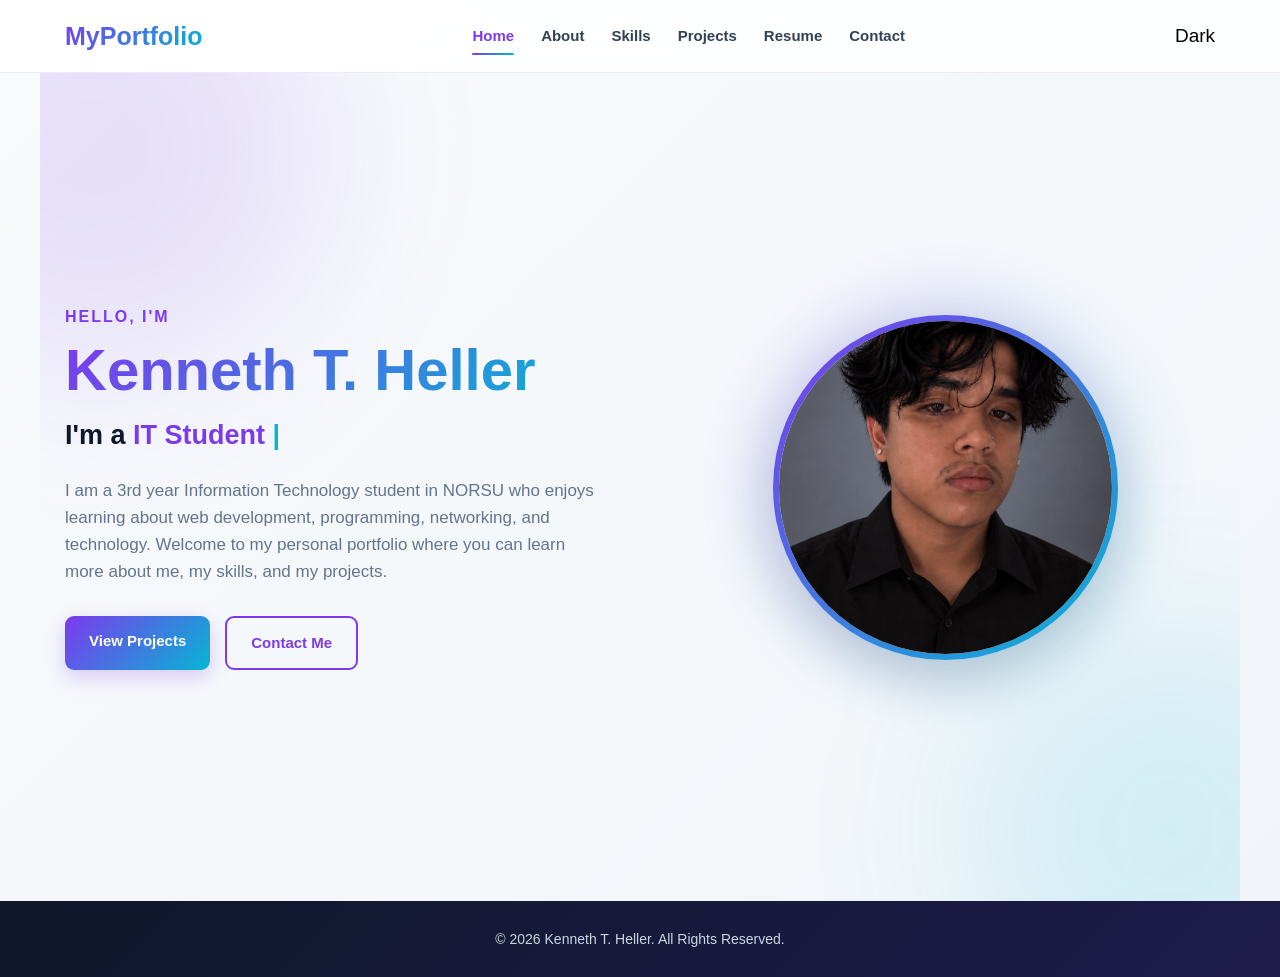
<file: index.html>
<!DOCTYPE html>
<html lang="en">

<head>
    <meta charset="UTF-8">
    <meta name="viewport" content="width=device-width, initial-scale=1.0">

    <title>My Portfolio | Home</title>

    <link rel="stylesheet" href="css/style.css">
</head>

<body>

    <header>
        <nav class="navbar">

            <a href="index.html" class="logo">MyPortfolio</a>

            <button class="menu-btn" id="menu-btn">☰</button>

            <div class="nav-links" id="nav-links">
                <a href="index.html">Home</a>
                <a href="about.html">About</a>
                <a href="skills.html">Skills</a>
                <a href="projects.html">Projects</a>
                <a href="resume.html">Resume</a>
                <a href="contact.html">Contact</a>
            </div>

            <button class="theme-btn" id="theme-btn">Dark</button>

        </nav>
    </header>


    <main>

        <section class="hero">

            <div class="hero-text">

                <p class="intro-text">Hello, I'm</p>

                <h1>Kenneth T. Heller</h1>

             <h2>
                I'm a <span id="typing-text"></span>
                <span class="typing-cursor">|</span>
            </h2>

                <p class="hero-description">
                    I am a 3rd year Information Technology student in NORSU who enjoys
                    learning about web development, programming, networking,
                    and technology. Welcome to my personal portfolio where
                    you can learn more about me, my skills, and my projects.
                </p>

                <div class="hero-buttons">

                    <a href="projects.html" class="btn">
                        View Projects
                    </a>

                    <a href="contact.html" class="btn btn-outline">
                        Contact Me
                    </a>

                </div>

            </div>


            <div class="hero-image">

                <img src="images/profile.png"
                     alt="My Profile Picture">
                   
            </div>

        </section>

    </main>
    
    <footer>

        <p>
            &copy; 2026 Kenneth T. Heller. All Rights Reserved.
        </p>

    </footer>

    <button id="scroll-top">↑</button>

    <script src="js/script.js"></script>

</body>

</html>
</file>
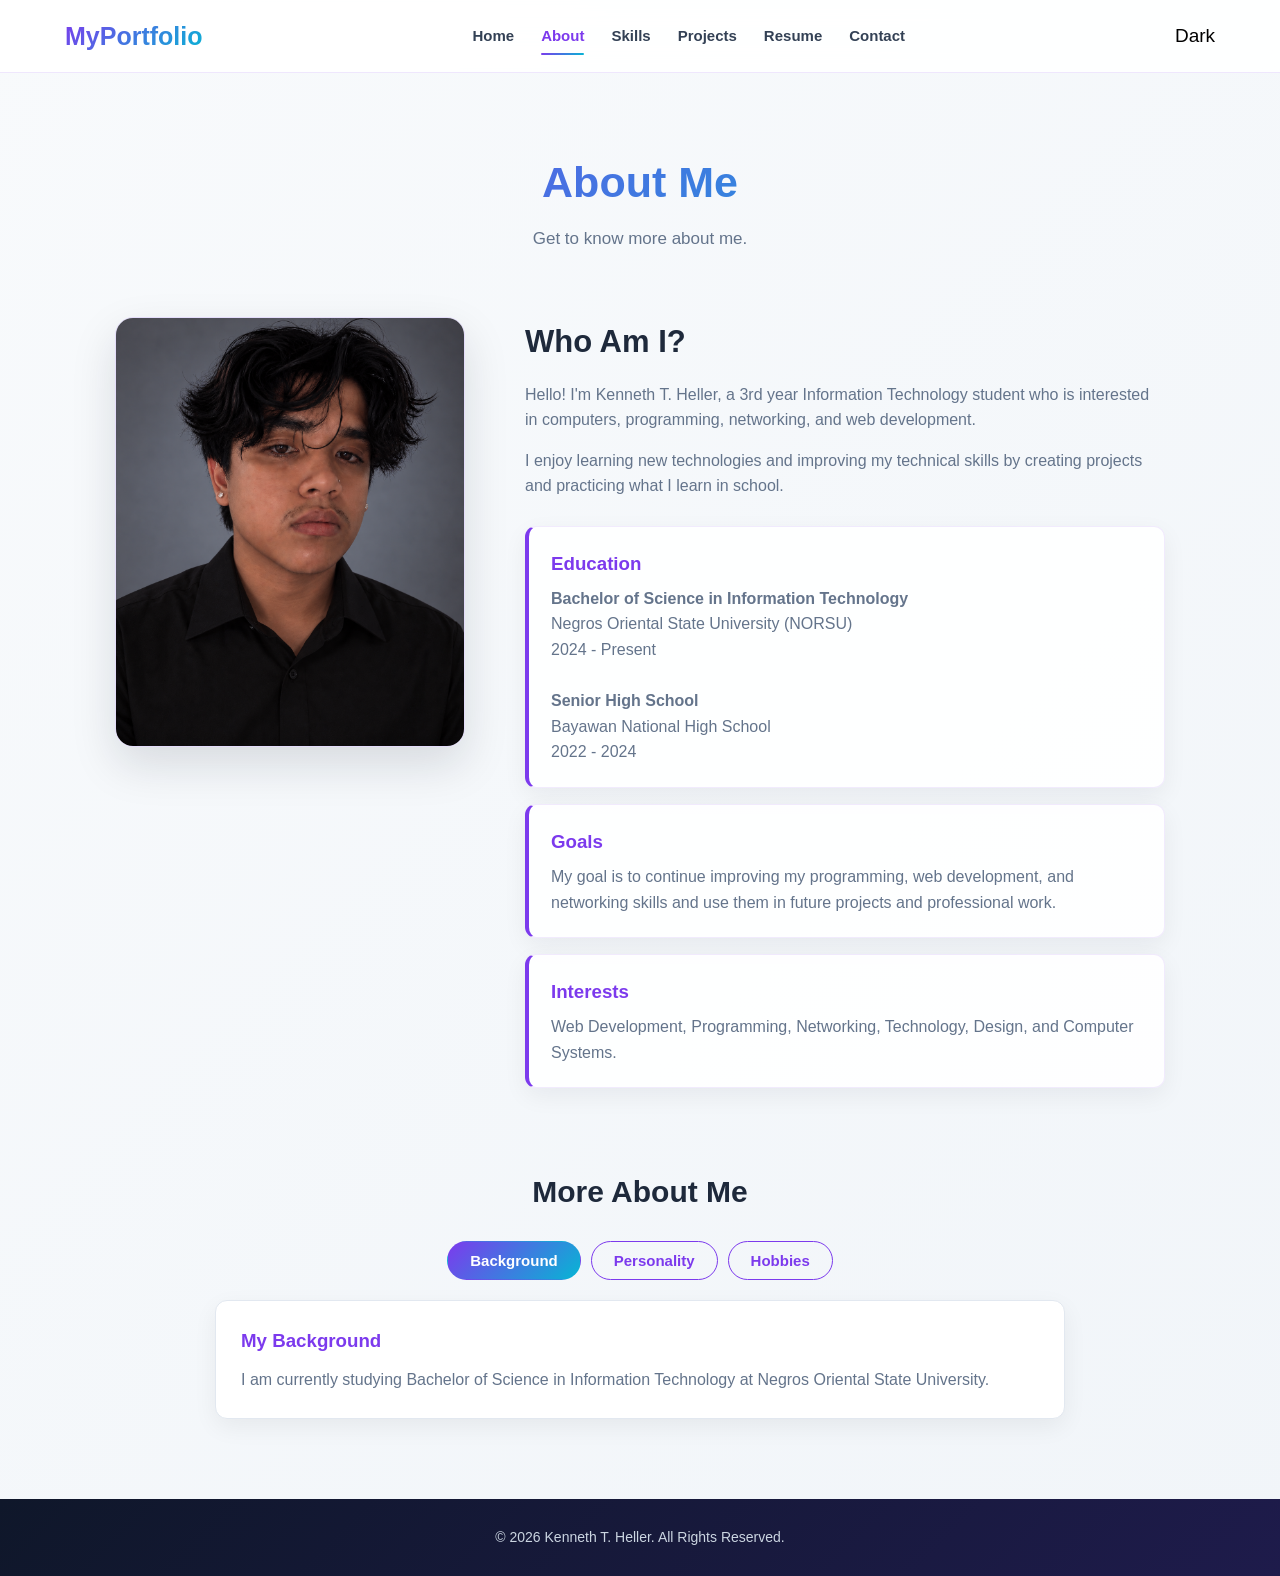
<file: about.html>
<!DOCTYPE html>
<html lang="en">

<head>
    <meta charset="UTF-8">
    <meta name="viewport" content="width=device-width, initial-scale=1.0">

    <title>My Portfolio | About</title>

    <link rel="stylesheet" href="css/style.css">
</head>

<body>

    <header>
        <nav class="navbar">

            <a href="index.html" class="logo">MyPortfolio</a>

            <button class="menu-btn" id="menu-btn">☰</button>

            <div class="nav-links" id="nav-links">
                <a href="index.html">Home</a>
                <a href="about.html">About</a>
                <a href="skills.html">Skills</a>
                <a href="projects.html">Projects</a>
                <a href="resume.html">Resume</a>
                <a href="contact.html">Contact</a>
            </div>

            <button class="theme-btn" id="theme-btn">Dark</button>

        </nav>
    </header>


    <main>

        <section class="page-header">

            <h1>About Me</h1>

            <p>
                Get to know more about me.
            </p>

        </section>

        <section class="about-section">

            <div class="about-image">

                <img src="images/profile.png"
                     alt="My Profile Picture">

            </div>


            <div class="about-content">

                <h2>Who Am I?</h2>

                <p>
                    Hello! I'm Kenneth T. Heller, a 3rd year Information Technology
                    student who is interested in computers, programming,
                    networking, and web development.
                </p>

                <p>
                    I enjoy learning new technologies and improving my
                    technical skills by creating projects and practicing
                    what I learn in school.
                </p>


                <div class="about-details">

                    <div class="about-card">

                        <h3>Education</h3>

                        <p>
                            <strong>
                                Bachelor of Science in Information Technology
                            </strong>
                            <br>

                            Negros Oriental State University (NORSU)
                            <br>

                            2024 - Present
                        </p>

                        <br>

                        <p>
                            <strong>
                                Senior High School
                            </strong>
                            <br>

                            Bayawan National High School
                            <br>

                            2022 - 2024
                        </p>

                    </div>

                    <div class="about-card">

                        <h3>Goals</h3>

                        <p>
                            My goal is to continue improving my programming,
                            web development, and networking skills and use
                            them in future projects and professional work.
                        </p>

                    </div>

                    <div class="about-card">

                        <h3>Interests</h3>

                        <p>
                            Web Development, Programming, Networking,
                            Technology, Design, and Computer Systems.
                        </p>

                    </div>

                </div>

            </div>

        </section>


        <section class="tabs-section">

            <h2>More About Me</h2>


            <div class="tab-buttons">

                <button class="tab-btn active"
                        data-tab="background">
                    Background
                </button>

                <button class="tab-btn"
                        data-tab="personality">
                    Personality
                </button>

                <button class="tab-btn"
                        data-tab="hobbies">
                    Hobbies
                </button>

            </div>


            <div class="tab-content active"
                 id="background">

                <h3>My Background</h3>

                <p>
                    I am currently studying Bachelor of Science
                    in Information Technology at Negros Oriental
                    State University.
                </p>

            </div>


            <div class="tab-content"
                 id="personality">

                <h3>My Personality</h3>

                <p>
                    I am a quiet and laid-back person. I usually
                    prefer observing and listening, but I become
                    more comfortable and talkative around people
                    I know well.
                </p>

            </div>


            <div class="tab-content"
                 id="hobbies">

                <h3>My Hobbies</h3>

                <p>
                    I enjoy playing games, watching movies,
                    listening to music, and spending time
                    doing things that help me relax.
                </p>

            </div>

        </section>

    </main>

    <footer>

        <p>
            &copy; 2026 Kenneth T. Heller. All Rights Reserved.
        </p>

    </footer>



    <button id="scroll-top">↑</button>


    <script src="js/script.js"></script>

</body>

</html>
</file>
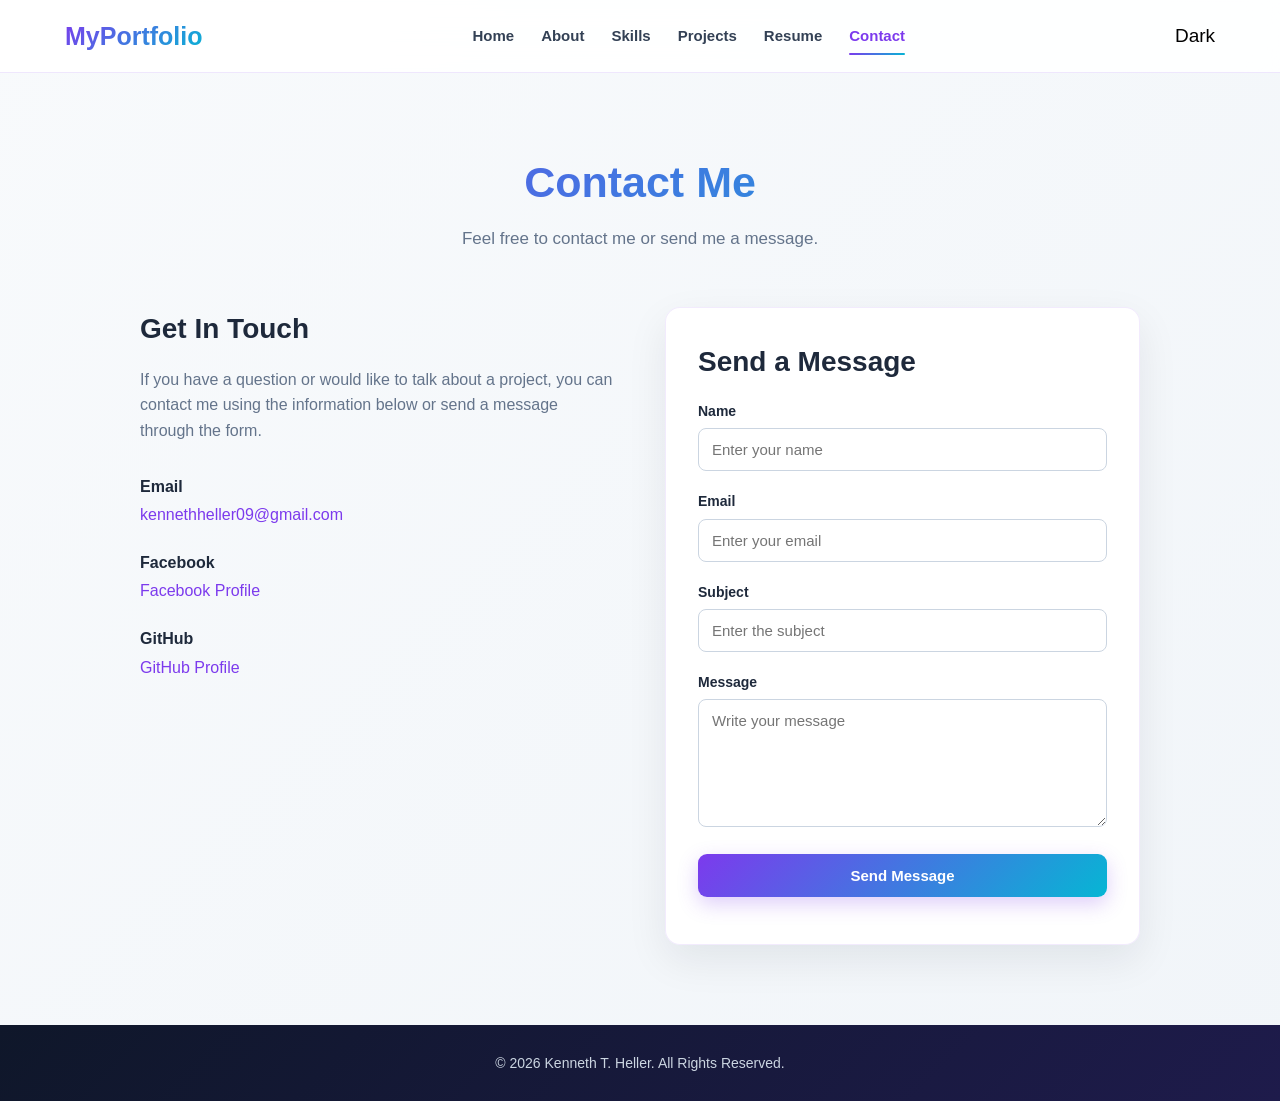
<file: contact.html>
<!DOCTYPE html>
<html lang="en">

<head>
    <meta charset="UTF-8">
    <meta name="viewport" content="width=device-width, initial-scale=1.0">

    <title>My Portfolio | Contact</title>

    <link rel="stylesheet" href="css/style.css">
</head>

<body>

    <header>
        <nav class="navbar">

            <a href="index.html" class="logo">MyPortfolio</a>

            <button class="menu-btn" id="menu-btn">☰</button>

            <div class="nav-links" id="nav-links">
                <a href="index.html">Home</a>
                <a href="about.html">About</a>
                <a href="skills.html">Skills</a>
                <a href="projects.html">Projects</a>
                <a href="resume.html">Resume</a>
                <a href="contact.html">Contact</a>
            </div>

            <button class="theme-btn" id="theme-btn">Dark</button>

        </nav>
    </header>


    <main>

        <section class="page-header">

            <h1>Contact Me</h1>

            <p>
                Feel free to contact me or send me a message.
            </p>

        </section>


        <section class="contact-section">

            <div class="contact-info">

                <h2>Get In Touch</h2>

                <p>
                    If you have a question or would like to talk about
                    a project, you can contact me using the information
                    below or send a message through the form.
                </p>


                <div class="contact-item">

                    <h3>Email</h3>

                    <a href="https://mail.google.com/mail/?view=cm&fs=1&to=kennethheller09@gmail.com"
                    target="_blank">
                        kennethheller09@gmail.com
                    </a>

                </div>


                <div class="contact-item">

                    <h3>Facebook</h3>

                    <a href="https://www.facebook.com/share/1LRX8B4K1k/?mibextid=wwXIfr"
                       target="_blank">
                        Facebook Profile
                    </a>

                </div>


                <div class="contact-item">

                    <h3>GitHub</h3>

                    <a href="https://github.com/CrazymeK"
                       target="_blank">
                        GitHub Profile
                    </a>

                </div>

            </div>

            <div class="contact-form-container">

                <h2>Send a Message</h2>

                <form id="contact-form" novalidate>

                    <!-- Name -->
                    <div class="form-group">

                        <label for="name">
                            Name
                        </label>

                        <input
                            type="text"
                            id="name"
                            name="name"
                            placeholder="Enter your name">

                        <small
                            class="error-message"
                            id="name-error">
                        </small>

                    </div>

                    <div class="form-group">

                        <label for="email">
                            Email
                        </label>

                        <input
                            type="email"
                            id="email"
                            name="email"
                            placeholder="Enter your email">

                        <small
                            class="error-message"
                            id="email-error">
                        </small>

                    </div>

                    <div class="form-group">

                        <label for="subject">
                            Subject
                        </label>

                        <input
                            type="text"
                            id="subject"
                            name="subject"
                            placeholder="Enter the subject">

                        <small
                            class="error-message"
                            id="subject-error">
                        </small>

                    </div>

                    <div class="form-group">

                        <label for="message">
                            Message
                        </label>

                        <textarea
                            id="message"
                            name="message"
                            rows="6"
                            placeholder="Write your message"></textarea>

                        <small
                            class="error-message"
                            id="message-error">
                        </small>

                    </div>


                    <button
                        type="submit"
                        class="btn submit-btn">

                        Send Message

                    </button>


                    <p id="form-success"></p>

                </form>

            </div>

        </section>

    </main>

    <footer>

        <p>
            &copy; 2026 Kenneth T. Heller. All Rights Reserved.
        </p>

    </footer>

    <button id="scroll-top">↑</button>


    <script src="js/script.js"></script>

</body>

</html>
</file>
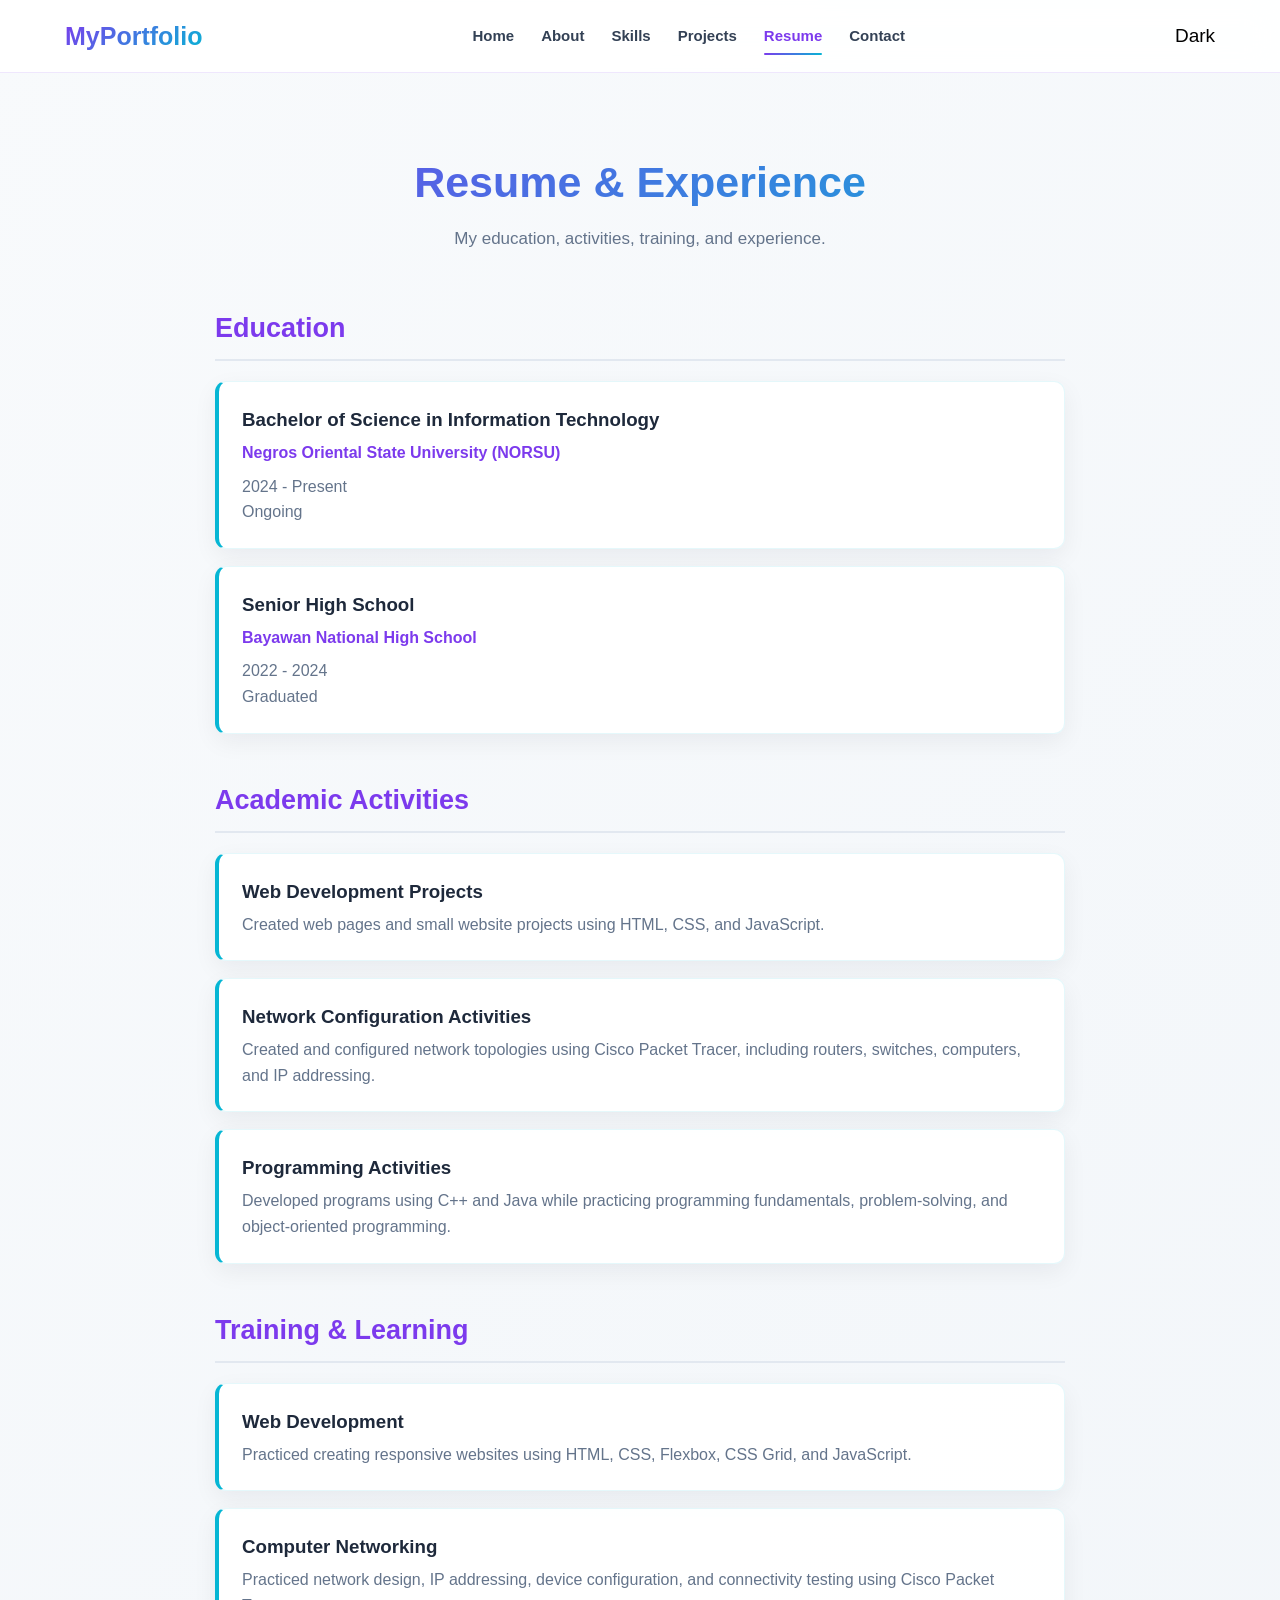
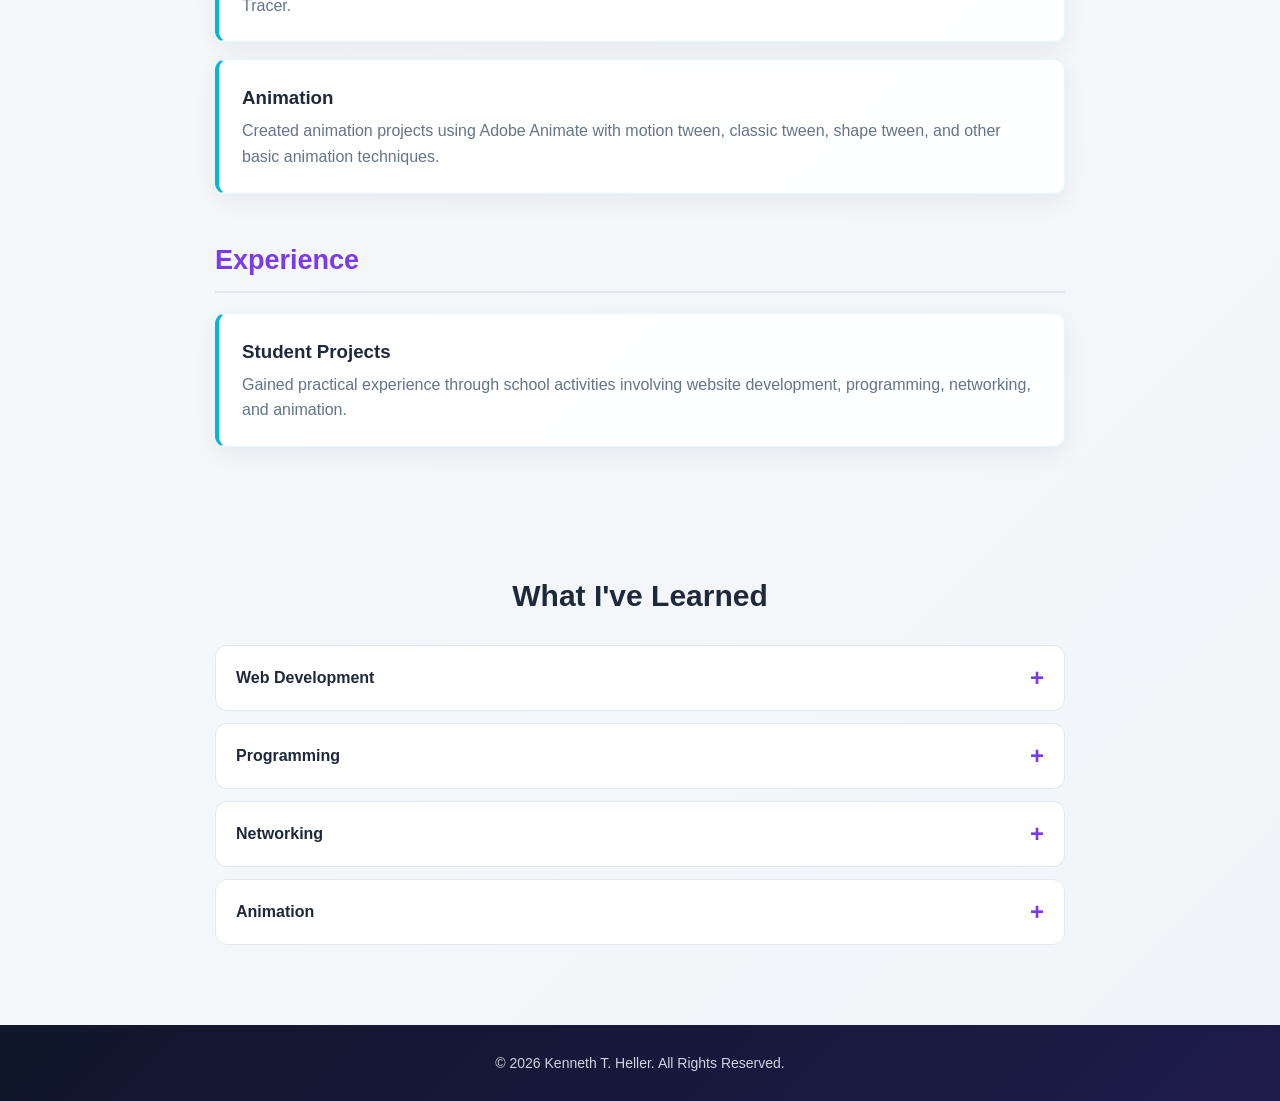
<file: resume.html>
<!DOCTYPE html>
<html lang="en">

<head>
    <meta charset="UTF-8">
    <meta name="viewport" content="width=device-width, initial-scale=1.0">

    <title>My Portfolio | Resume</title>

    <link rel="stylesheet" href="css/style.css">
</head>

<body>

    <header>
        <nav class="navbar">

            <a href="index.html" class="logo">MyPortfolio</a>

            <button class="menu-btn" id="menu-btn">☰</button>

            <div class="nav-links" id="nav-links">
                <a href="index.html">Home</a>
                <a href="about.html">About</a>
                <a href="skills.html">Skills</a>
                <a href="projects.html">Projects</a>
                <a href="resume.html">Resume</a>
                <a href="contact.html">Contact</a>
            </div>

            <button class="theme-btn" id="theme-btn">Dark</button>

        </nav>
    </header>


    <main>

        <section class="page-header">

            <h1>Resume & Experience</h1>

            <p>
                My education, activities, training, and experience.
            </p>

        </section>


        <section class="resume-section">

<div class="resume-category">

    <h2>Education</h2>

    <div class="resume-card">

        <h3>
            Bachelor of Science in Information Technology
        </h3>

        <p class="resume-place">
            Negros Oriental State University (NORSU)
        </p>

        <p>
            2024 - Present
        </p>

        <p>
            Ongoing
        </p>

    </div>

    <div class="resume-card">

        <h3>
            Senior High School
        </h3>

        <p class="resume-place">
            Bayawan National High School
        </p>

        <p>
            2022 - 2024
        </p>

        <p>
            Graduated
        </p>

    </div>

</div>

            <div class="resume-category">

                <h2>Academic Activities</h2>

                <div class="resume-card">

                    <h3>Web Development Projects</h3>

                    <p>
                        Created web pages and small website projects using
                        HTML, CSS, and JavaScript.
                    </p>

                </div>


                <div class="resume-card">

                    <h3>Network Configuration Activities</h3>

                    <p>
                        Created and configured network topologies using
                        Cisco Packet Tracer, including routers, switches,
                        computers, and IP addressing.
                    </p>

                </div>


                <div class="resume-card">

                    <h3>Programming Activities</h3>

                    <p>
                        Developed programs using C++ and Java while
                        practicing programming fundamentals,
                        problem-solving, and object-oriented programming.
                    </p>

                </div>

            </div>

            <div class="resume-category">

                <h2>Training & Learning</h2>

                <div class="resume-card">

                    <h3>Web Development</h3>

                    <p>
                        Practiced creating responsive websites using
                        HTML, CSS, Flexbox, CSS Grid, and JavaScript.
                    </p>

                </div>


                <div class="resume-card">

                    <h3>Computer Networking</h3>

                    <p>
                        Practiced network design, IP addressing,
                        device configuration, and connectivity testing
                        using Cisco Packet Tracer.
                    </p>

                </div>


                <div class="resume-card">

                    <h3>Animation</h3>

                    <p>
                        Created animation projects using Adobe Animate
                        with motion tween, classic tween, shape tween,
                        and other basic animation techniques.
                    </p>

                </div>

            </div>

            <div class="resume-category">

                <h2>Experience</h2>

                <div class="resume-card">

                    <h3>Student Projects</h3>

                    <p>
                        Gained practical experience through school
                        activities involving website development,
                        programming, networking, and animation.
                    </p>

                </div>

            </div>

        </section>

<section class="accordion-section">

    <h2>What I've Learned</h2>

    <div class="accordion-item">

        <button class="accordion-button">
            Web Development
            <span>+</span>
        </button>

        <div class="accordion-content">
            <p>
                I learned how to create and design websites
                using HTML, CSS, and JavaScript.
            </p>
        </div>

    </div>

    <div class="accordion-item">

        <button class="accordion-button">
            Programming
            <span>+</span>
        </button>

        <div class="accordion-content">
            <p>
                I learned programming fundamentals and
                object-oriented programming using C++ and Java.
            </p>
        </div>

    </div>

    <div class="accordion-item">

        <button class="accordion-button">
            Networking
            <span>+</span>
        </button>

        <div class="accordion-content">
            <p>
                I learned about IP addressing, routers,
                switches, network topologies, and basic
                network configuration.
            </p>
        </div>

    </div>

    <div class="accordion-item">

        <button class="accordion-button">
            Animation
            <span>+</span>
        </button>

        <div class="accordion-content">
            <p>
                I learned basic animation techniques using
                Adobe Animate, including motion, classic,
                and shape tweens.
            </p>
        </div>

    </div>

</section>

    </main>


    <footer>

        <p>
            &copy; 2026 Kenneth T. Heller. All Rights Reserved.
        </p>

    </footer>


    <button id="scroll-top">↑</button>

    <script src="js/script.js"></script>

</body>

</html>
</file>
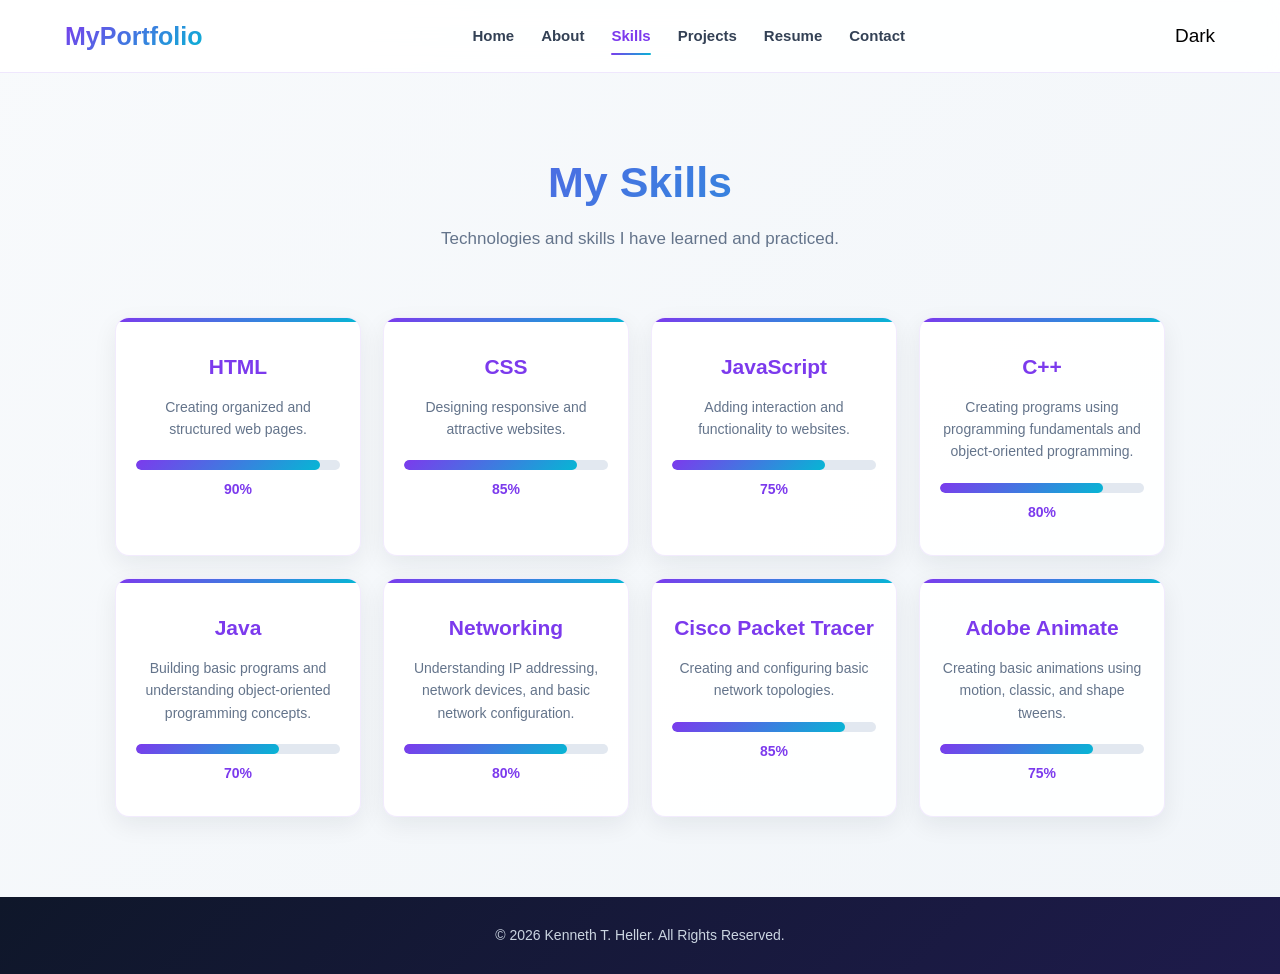
<file: skills.html>
<!DOCTYPE html>
<html lang="en">

<head>
    <meta charset="UTF-8">
    <meta name="viewport" content="width=device-width, initial-scale=1.0">

    <title>My Portfolio | Skills</title>

    <link rel="stylesheet" href="css/style.css">
</head>

<body>

    <header>
        <nav class="navbar">

            <a href="index.html" class="logo">MyPortfolio</a>

            <button class="menu-btn" id="menu-btn">☰</button>

            <div class="nav-links" id="nav-links">
                <a href="index.html">Home</a>
                <a href="about.html">About</a>
                <a href="skills.html">Skills</a>
                <a href="projects.html">Projects</a>
                <a href="resume.html">Resume</a>
                <a href="contact.html">Contact</a>
            </div>

            <button class="theme-btn" id="theme-btn">Dark</button>

        </nav>
    </header>


    <main>

    
        <section class="page-header">

            <h1>My Skills</h1>

            <p>
                Technologies and skills I have learned and practiced.
            </p>

        </section>

<section class="skills-section">

    <div class="skills-grid">

        <div class="skill-card">
            <h2>HTML</h2>

            <p>
                Creating organized and structured web pages.
            </p>

            <div class="skill-progress">
                <div class="skill-bar" data-level="90"></div>
            </div>

            <span class="skill-percent">90%</span>
        </div>

        <div class="skill-card">
            <h2>CSS</h2>

            <p>
                Designing responsive and attractive websites.
            </p>

            <div class="skill-progress">
                <div class="skill-bar" data-level="85"></div>
            </div>

            <span class="skill-percent">85%</span>
        </div>

        <div class="skill-card">
            <h2>JavaScript</h2>

            <p>
                Adding interaction and functionality to websites.
            </p>

            <div class="skill-progress">
                <div class="skill-bar" data-level="75"></div>
            </div>

            <span class="skill-percent">75%</span>
        </div>

        <div class="skill-card">
            <h2>C++</h2>

            <p>
                Creating programs using programming fundamentals
                and object-oriented programming.
            </p>

            <div class="skill-progress">
                <div class="skill-bar" data-level="80"></div>
            </div>

            <span class="skill-percent">80%</span>
        </div>

        <div class="skill-card">
            <h2>Java</h2>

            <p>
                Building basic programs and understanding
                object-oriented programming concepts.
            </p>

            <div class="skill-progress">
                <div class="skill-bar" data-level="70"></div>
            </div>

            <span class="skill-percent">70%</span>
        </div>

        <div class="skill-card">
            <h2>Networking</h2>

            <p>
                Understanding IP addressing, network devices,
                and basic network configuration.
            </p>

            <div class="skill-progress">
                <div class="skill-bar" data-level="80"></div>
            </div>

            <span class="skill-percent">80%</span>
        </div>

        <div class="skill-card">
            <h2>Cisco Packet Tracer</h2>

            <p>
                Creating and configuring basic network topologies.
            </p>

            <div class="skill-progress">
                <div class="skill-bar" data-level="85"></div>
            </div>

            <span class="skill-percent">85%</span>
        </div>

        <div class="skill-card">
            <h2>Adobe Animate</h2>

            <p>
                Creating basic animations using motion,
                classic, and shape tweens.
            </p>

            <div class="skill-progress">
                <div class="skill-bar" data-level="75"></div>
            </div>

            <span class="skill-percent">75%</span>
        </div>

    </div>

</section>

    </main>

    <footer>

        <p>
            &copy; 2026 Kenneth T. Heller. All Rights Reserved.
        </p>

    </footer>

    <button id="scroll-top">↑</button>

    <script src="js/script.js"></script>

</body>

</html>
</file>
<file: css/style.css>
:root {
    --primary: #7c3aed;
    --primary-dark: #6d28d9;
    --secondary: #06b6d4;

    --dark: #0f172a;
    --dark-light: #1e293b;

    --background: #f8fafc;
    --card: #ffffff;

    --text: #1e293b;
    --text-light: #64748b;

    --border: #e2e8f0;

    --gradient: linear-gradient(
        135deg,
        #7c3aed,
        #06b6d4
    );
}

* {
    margin: 0;
    padding: 0;
    box-sizing: border-box;
}

html {
    scroll-behavior: smooth;
}

body {
    font-family: Arial, Helvetica, sans-serif;

    background:
        linear-gradient(
            135deg,
            #f8fafc 0%,
            #f1f5f9 100%
        );

    color: var(--text);

    line-height: 1.6;

    transition:
        background 0.3s,
        color 0.3s;
}

main {
    min-height: 80vh;
}

img {
    max-width: 100%;
}

button,
input,
textarea {
    font-family: inherit;
}

header {
    position: sticky;
    top: 0;

    z-index: 1000;

    background:
        rgba(255, 255, 255, 0.90);

    backdrop-filter: blur(15px);
    -webkit-backdrop-filter: blur(15px);

    border-bottom:
        1px solid rgba(124, 58, 237, 0.12);
}

.navbar {
    max-width: 1200px;

    min-height: 72px;

    margin: auto;

    padding: 0 25px;

    display: flex;

    align-items: center;
    justify-content: space-between;

    gap: 20px;
}

.logo {
    font-size: 25px;
    font-weight: 800;

    text-decoration: none;

    background: var(--gradient);

    -webkit-background-clip: text;
    background-clip: text;

    color: transparent;
}

.nav-links {
    display: flex;

    align-items: center;

    gap: 27px;
}

.nav-links a {
    position: relative;

    color: #334155;

    font-size: 15px;
    font-weight: 600;

    text-decoration: none;

    transition: color 0.3s;
}

.nav-links a::after {
    content: "";

    position: absolute;

    left: 0;
    bottom: -7px;

    width: 0;
    height: 2px;

    border-radius: 10px;

    background: var(--gradient);

    transition: width 0.3s;
}

.nav-links a:hover,
.nav-links a.active {
    color: var(--primary);
}

.nav-links a:hover::after,
.nav-links a.active::after {
    width: 100%;
}

.menu-btn,
.theme-btn {
    border: none;

    background: transparent;

    cursor: pointer;
}

.menu-btn {
    display: none;

    color: var(--text);

    font-size: 27px;
}

.theme-btn {
    width: 40px;
    height: 40px;

    border-radius: 50%;

    font-size: 19px;

    transition:
        background 0.3s,
        transform 0.3s;
}

.theme-btn:hover {
    background:
        rgba(124, 58, 237, 0.1);

    transform: rotate(15deg);
}

.hero {
    position: relative;

    overflow: hidden;

    max-width: 1200px;

    min-height:
        calc(100vh - 72px);

    margin: auto;

    padding: 80px 25px;

    display: flex;

    align-items: center;
    justify-content: space-between;

    gap: 70px;
}

.hero::before {
    content: "";

    position: absolute;

    top: -150px;
    left: -170px;

    width: 450px;
    height: 450px;

    border-radius: 50%;

    background:
        rgba(124, 58, 237, 0.13);

    filter: blur(80px);

    z-index: -1;
}

.hero::after {
    content: "";

    position: absolute;

    right: -130px;
    bottom: -130px;

    width: 400px;
    height: 400px;

    border-radius: 50%;

    background:
        rgba(6, 182, 212, 0.13);

    filter: blur(80px);

    z-index: -1;
}

.hero-text {
    flex: 1;
}

.intro-text {
    margin-bottom: 8px;

    color: var(--primary);

    font-size: 16px;
    font-weight: 700;

    letter-spacing: 2px;

    text-transform: uppercase;
}

.hero h1 {
    margin-bottom: 12px;

    font-size: 58px;

    line-height: 1.1;

    background: var(--gradient);

    -webkit-background-clip: text;
    background-clip: text;

    color: transparent;
}

.hero h2 {
    margin-bottom: 20px;

    color: var(--dark);

    font-size: 27px;
}

.hero-description {
    max-width: 600px;

    color: var(--text-light);

    font-size: 17px;
}

.hero-buttons {
    display: flex;

    gap: 15px;

    margin-top: 30px;
}

.btn {
    display: inline-block;

    padding: 13px 24px;

    border: none;

    border-radius: 9px;

    background: var(--gradient);

    color: white;

    font-size: 15px;
    font-weight: 700;

    text-decoration: none;

    cursor: pointer;

    box-shadow:
        0 7px 20px
        rgba(124, 58, 237, 0.25);

    transition:
        transform 0.3s,
        box-shadow 0.3s;
}

.btn:hover {
    transform: translateY(-4px);

    box-shadow:
        0 12px 30px
        rgba(124, 58, 237, 0.35);
}

.btn-outline {
    border:
        2px solid var(--primary);

    background: transparent;

    color: var(--primary);

    box-shadow: none;
}

.btn-outline:hover {
    border-color: transparent;

    background: var(--gradient);

    color: white;
}

.hero-image {
    position: relative;

    flex: 1;

    display: flex;

    align-items: center;
    justify-content: center;
}

.hero-image::before {
    content: "";

    position: absolute;

    width: 390px;
    height: 390px;

    border-radius: 50%;

    background: var(--gradient);

    opacity: 0.18;

    filter: blur(30px);
}

.hero-image img {
    position: relative;

    width: 345px;
    height: 345px;

    object-fit: cover;

    border: 6px solid transparent;

    border-radius: 50%;

    background:
        linear-gradient(
            white,
            white
        ) padding-box,

        var(--gradient)
        border-box;

    box-shadow:
        0 20px 50px
        rgba(15, 23, 42, 0.15);

    transition:
        transform 0.4s,
        box-shadow 0.4s;
}

.hero-image img:hover {
    transform:
        scale(1.04)
        rotate(1deg);

    box-shadow:
        0 25px 60px
        rgba(124, 58, 237, 0.25);
}

.page-header {
    padding:
        75px 25px
        45px;

    text-align: center;
}

.page-header h1 {
    margin-bottom: 8px;

    font-size: 43px;

    background: var(--gradient);

    -webkit-background-clip: text;
    background-clip: text;

    color: transparent;
}

.page-header p {
    color: var(--text-light);

    font-size: 17px;
}

.about-section {
    max-width: 1100px;

    margin: auto;

    padding:
        20px 25px
        80px;

    display: grid;

    grid-template-columns:
        350px 1fr;

    gap: 60px;

    align-items: start;
}

.about-image img {
    width: 100%;
    height: 430px;

    object-fit: cover;

    border-radius: 18px;

    border:
        1px solid
        rgba(124, 58, 237, 0.15);

    box-shadow:
        0 18px 45px
        rgba(15, 23, 42, 0.13);
}

.about-content h2 {
    margin-bottom: 15px;

    font-size: 31px;
}

.about-content > p {
    margin-bottom: 15px;

    color: var(--text-light);
}

.about-details {
    display: grid;

    gap: 16px;

    margin-top: 27px;
}

.about-card {
    padding: 22px;

    border:
        1px solid
        rgba(124, 58, 237, 0.1);

    border-left:
        4px solid var(--primary);

    border-radius: 11px;

    background:
        rgba(255, 255, 255, 0.90);

    box-shadow:
        0 8px 25px
        rgba(15, 23, 42, 0.06);

    transition:
        transform 0.3s,
        box-shadow 0.3s;
}

.about-card:hover {
    transform:
        translateY(-5px);

    box-shadow:
        0 15px 35px
        rgba(124, 58, 237, 0.12);
}

.about-card h3 {
    margin-bottom: 7px;

    color: var(--primary);
}

.about-card p {
    color: var(--text-light);
}

.skills-section {
    max-width: 1100px;

    margin: auto;

    padding:
        20px 25px
        80px;
}

.skills-grid {
    display: grid;

    grid-template-columns:
        repeat(4, 1fr);

    gap: 22px;
}

.skill-card {
    position: relative;

    overflow: hidden;

    padding: 32px 20px;

    border:
        1px solid
        rgba(124, 58, 237, 0.1);

    border-radius: 14px;

    background:
        rgba(255, 255, 255, 0.92);

    text-align: center;

    box-shadow:
        0 8px 25px
        rgba(15, 23, 42, 0.07);

    transition:
        transform 0.3s,
        box-shadow 0.3s;
}

.skill-card::before {
    content: "";

    position: absolute;

    top: 0;
    left: 0;

    width: 100%;
    height: 4px;

    background: var(--gradient);
}

.skill-card:hover {
    transform:
        translateY(-8px);

    box-shadow:
        0 18px 40px
        rgba(124, 58, 237, 0.14);
}

.skill-card h2 {
    margin-bottom: 12px;

    color: var(--primary);

    font-size: 21px;
}

.skill-card p {
    color: var(--text-light);

    font-size: 14px;
}


.project-section {
    max-width: 1150px;

    margin: auto;

    padding:
        10px 25px
        80px;
}

.filter-buttons {
    display: flex;

    justify-content: center;
    flex-wrap: wrap;

    gap: 10px;

    margin-bottom: 38px;
}

.filter-btn {
    padding:
        9px 18px;

    border:
        1px solid
        rgba(124, 58, 237, 0.5);

    border-radius: 25px;

    background: transparent;

    color: var(--primary);

    font-size: 14px;
    font-weight: 700;

    cursor: pointer;

    transition:
        transform 0.3s,
        background 0.3s,
        color 0.3s;
}

.filter-btn:hover {
    transform:
        translateY(-2px);
}

.filter-btn:hover,
.filter-btn.active {
    border-color: transparent;

    background: var(--gradient);

    color: white;
}

.projects-grid {
    display: grid;

    grid-template-columns:
        repeat(2, 1fr);

    gap: 30px;
}

.project-card {
    overflow: hidden;

    border:
        1px solid
        rgba(124, 58, 237, 0.1);

    border-radius: 15px;

    background:
        rgba(255, 255, 255, 0.95);

    box-shadow:
        0 10px 30px
        rgba(15, 23, 42, 0.08);

    transition:
        transform 0.3s,
        box-shadow 0.3s;
}

.project-card:hover {
    transform:
        translateY(-7px);

    box-shadow:
        0 20px 45px
        rgba(124, 58, 237, 0.14);
}

.project-card img {
    display: block;

    width: 100%;
    height: 235px;

    object-fit: cover;

    transition:
        transform 0.5s;
}

.project-card:hover img {
    transform:
        scale(1.06);
}

.project-content {
    padding: 25px;
}

.project-content h2 {
    margin-bottom: 10px;

    font-size: 22px;
}

.project-content p {
    margin-bottom: 18px;

    color: var(--text-light);
}

.project-tech {
    display: flex;

    flex-wrap: wrap;

    gap: 8px;
}

.project-tech span {
    padding:
        5px 10px;

    border:
        1px solid
        rgba(124, 58, 237, 0.13);

    border-radius: 6px;

    background:
        rgba(124, 58, 237, 0.08);

    color: var(--primary);

    font-size: 12px;
    font-weight: 700;
}

.project-card.hide {
    display: none;
}

.resume-section {
    max-width: 900px;

    margin: auto;

    padding:
        10px 25px
        80px;
}

.resume-category {
    margin-bottom: 45px;
}

.resume-category > h2 {
    margin-bottom: 20px;

    padding-bottom: 9px;

    border-bottom:
        2px solid
        var(--border);

    color: var(--primary);

    font-size: 27px;
}

.resume-card {
    margin-bottom: 17px;

    padding: 23px;

    border:
        1px solid
        rgba(6, 182, 212, 0.1);

    border-left:
        4px solid
        var(--secondary);

    border-radius: 11px;

    background:
        rgba(255, 255, 255, 0.92);

    box-shadow:
        0 8px 25px
        rgba(15, 23, 42, 0.06);

    transition:
        transform 0.3s,
        box-shadow 0.3s;
}

.resume-card:hover {
    transform:
        translateX(5px);

    box-shadow:
        0 12px 35px
        rgba(6, 182, 212, 0.1);
}

.resume-card h3 {
    margin-bottom: 5px;
}

.resume-card p {
    color: var(--text-light);
}

.resume-place {
    margin-bottom: 8px;

    color:
        var(--primary) !important;

    font-weight: 700;
}

.contact-section {
    max-width: 1050px;

    margin: auto;

    padding:
        10px 25px
        80px;

    display: grid;

    grid-template-columns:
        1fr 1fr;

    gap: 50px;
}

.contact-info h2,
.contact-form-container h2 {
    margin-bottom: 15px;

    font-size: 28px;
}

.contact-info > p {
    margin-bottom: 30px;

    color: var(--text-light);
}

.contact-item {
    margin-bottom: 22px;
}

.contact-item h3 {
    margin-bottom: 3px;

    font-size: 16px;
}

.contact-item a {
    color: var(--primary);

    text-decoration: none;
}

.contact-item a:hover {
    text-decoration: underline;
}

.contact-form-container {
    padding: 32px;

    border:
        1px solid
        rgba(124, 58, 237, 0.1);

    border-radius: 15px;

    background:
        rgba(255, 255, 255, 0.95);

    box-shadow:
        0 15px 40px
        rgba(15, 23, 42, 0.08);
}

.form-group {
    margin-bottom: 19px;
}

.form-group label {
    display: block;

    margin-bottom: 6px;

    font-size: 14px;
    font-weight: 700;
}

.form-group input,
.form-group textarea {
    width: 100%;

    padding: 12px 13px;

    border:
        1px solid #cbd5e1;

    border-radius: 8px;

    outline: none;

    background: white;

    color: var(--text);

    font-size: 15px;

    transition:
        border-color 0.3s,
        box-shadow 0.3s;
}

.form-group input:focus,
.form-group textarea:focus {
    border-color:
        var(--primary);

    box-shadow:
        0 0 0 3px
        rgba(124, 58, 237, 0.10);
}

textarea {
    resize: vertical;
}

.error-message {
    display: block;

    margin-top: 5px;

    color: #dc2626;

    font-size: 13px;
}

.input-error {
    border-color:
        #dc2626 !important;
}

.submit-btn {
    width: 100%;
}

#form-success {
    margin-top: 15px;

    color: #16a34a;

    font-weight: 700;

    text-align: center;
}

footer {
    padding: 27px 20px;

    background:
        linear-gradient(
            135deg,
            #0f172a,
            #1e1b4b
        );

    color: #cbd5e1;

    font-size: 14px;

    text-align: center;
}

#scroll-top {
    display: none;

    position: fixed;

    right: 25px;
    bottom: 25px;

    width: 46px;
    height: 46px;

    border: none;

    border-radius: 50%;

    background: var(--gradient);

    color: white;

    font-size: 20px;

    cursor: pointer;

    box-shadow:
        0 8px 25px
        rgba(124, 58, 237, 0.35);

    z-index: 999;

    transition:
        transform 0.3s;
}

#scroll-top:hover {
    transform:
        translateY(-5px);
}

body.dark-mode {
    background:
        linear-gradient(
            135deg,
            #090e1a,
            #0f172a
        );

    color: #f1f5f9;
}

body.dark-mode header {
    background:
        rgba(15, 23, 42, 0.92);

    border-color:
        rgba(124, 58, 237, 0.2);
}

body.dark-mode .nav-links a {
    color: #cbd5e1;
}

body.dark-mode .nav-links a:hover,
body.dark-mode .nav-links a.active {
    color: #a78bfa;
}

body.dark-mode .menu-btn {
    color: white;
}

body.dark-mode .hero h2 {
    color: #e2e8f0;
}

body.dark-mode .hero-description,
body.dark-mode .page-header p {
    color: #94a3b8;
}

body.dark-mode .about-content > p,
body.dark-mode .about-card p,
body.dark-mode .skill-card p,
body.dark-mode .project-content p,
body.dark-mode .resume-card p,
body.dark-mode .contact-info > p {
    color: #94a3b8;
}

body.dark-mode .about-card,
body.dark-mode .skill-card,
body.dark-mode .project-card,
body.dark-mode .resume-card,
body.dark-mode .contact-form-container {
    background:
        rgba(30, 41, 59, 0.88);

    border-color:
        rgba(124, 58, 237, 0.18);
}

body.dark-mode .project-tech span {
    border-color:
        rgba(167, 139, 250, 0.2);

    background:
        rgba(124, 58, 237, 0.15);

    color: #c4b5fd;
}

body.dark-mode
.resume-category > h2 {
    border-color: #334155;
}

body.dark-mode
.form-group input,

body.dark-mode
.form-group textarea {
    border-color: #334155;

    background: #0f172a;

    color: #f8fafc;
}

@media (max-width: 900px) {

    .hero {
        gap: 35px;
    }

    .hero h1 {
        font-size: 47px;
    }

    .hero-image img {
        width: 290px;
        height: 290px;
    }

    .hero-image::before {
        width: 320px;
        height: 320px;
    }

    .about-section {
        grid-template-columns:
            280px 1fr;

        gap: 35px;
    }

    .skills-grid {
        grid-template-columns:
            repeat(2, 1fr);
    }
}

@media (max-width: 768px) {

    .navbar {
        position: relative;
    }

    .menu-btn {
        display: block;
    }

    .nav-links {
        display: none;

        position: absolute;

        top: 72px;
        left: 0;

        width: 100%;

        padding: 25px;

        flex-direction: column;

        gap: 22px;

        background:
            rgba(255, 255, 255, 0.97);

        backdrop-filter: blur(15px);

        box-shadow:
            0 15px 30px
            rgba(15, 23, 42, 0.08);
    }

    .nav-links.show {
        display: flex;
    }

    body.dark-mode
    .nav-links {
        background:
            rgba(15, 23, 42, 0.98);
    }

    .hero {
        min-height: auto;

        padding:
            60px 25px
            70px;

        flex-direction:
            column-reverse;

        text-align: center;
    }

    .hero h1 {
        font-size: 42px;
    }

    .hero h2 {
        font-size: 22px;
    }

    .hero-description {
        margin: auto;
    }

    .hero-buttons {
        justify-content: center;
    }

    .hero-image img {
        width: 245px;
        height: 245px;
    }

    .hero-image::before {
        width: 270px;
        height: 270px;
    }

    .page-header {
        padding:
            55px 20px
            35px;
    }

    .page-header h1 {
        font-size: 35px;
    }

    .about-section {
        grid-template-columns:
            1fr;
    }

    .about-image {
        text-align: center;
    }

    .about-image img {
        width: 300px;
        height: 350px;
    }

    .projects-grid {
        grid-template-columns:
            1fr;
    }

    .contact-section {
        grid-template-columns:
            1fr;
    }
}

@media (max-width: 500px) {

    .navbar {
        padding:
            0 15px;
    }

    .logo {
        font-size: 21px;
    }

    .hero {
        padding-left: 18px;
        padding-right: 18px;
    }

    .hero h1 {
        font-size: 36px;
    }

    .hero h2 {
        font-size: 19px;
    }

    .hero-buttons {
        flex-direction: column;
    }

    .hero-buttons .btn {
        width: 100%;

        text-align: center;
    }

    .skills-grid {
        grid-template-columns:
            1fr;
    }

    .filter-buttons {
        gap: 7px;
    }

    .filter-btn {
        padding:
            8px 13px;

        font-size: 12px;
    }

    .contact-form-container {
        padding: 22px;
    }

    #scroll-top {
        right: 18px;
        bottom: 18px;
    }
}

#typing-text {
    color: var(--primary);
    font-weight: 700;
}

.typing-cursor {
    color: var(--secondary);
    font-weight: 700;
    animation: blink 0.7s infinite;
}

@keyframes blink {

    0%,
    50% {
        opacity: 1;
    }

    51%,
    100% {
        opacity: 0;
    }
}

.project-image {
    cursor: pointer;
}

.image-modal {
    display: none;

    position: fixed;
    top: 0;
    left: 0;

    width: 100%;
    height: 100%;

    background: rgba(0, 0, 0, 0.9);

    z-index: 9999;

    align-items: center;
    justify-content: center;
    flex-direction: column;

    padding: 30px;
}

.image-modal.show {
    display: flex;
}

.image-modal img {
    max-width: 850px;
    max-height: 75vh;

    width: auto;
    height: auto;

    border-radius: 12px;

    box-shadow: 0 10px 40px rgba(0, 0, 0, 0.5);
}

.modal-close {
    position: absolute;

    top: 20px;
    right: 35px;

    color: white;

    font-size: 45px;
    font-weight: bold;

    cursor: pointer;
}

#modal-caption {
    margin-top: 15px;

    color: white;

    font-size: 16px;
    text-align: center;
}

@media (max-width: 768px) {

    .image-modal img {
        max-width: 95%;
    }

    .modal-close {
        top: 15px;
        right: 20px;
    }
}

.skill-progress {
    width: 100%;
    height: 10px;

    margin-top: 20px;

    background: #e2e8f0;

    border-radius: 20px;

    overflow: hidden;
}

.skill-bar {
    width: 0;
    height: 100%;

    background: var(--gradient);

    border-radius: 20px;

    transition: width 1.5s ease;
}

.skill-percent {
    display: block;

    margin-top: 8px;

    color: var(--primary);

    font-size: 14px;
    font-weight: bold;
}


body.dark-mode .skill-progress {
    background: #334155;
}

body.dark-mode .skill-percent {
    color: var(--secondary);
}

.accordion-section {
    max-width: 900px;
    margin: 0 auto 80px;
    padding: 0 25px;
}

.accordion-section > h2 {
    margin-bottom: 25px;
    text-align: center;
    font-size: 30px;
}

.accordion-item {
    margin-bottom: 12px;
    background: white;
    border: 1px solid #e2e8f0;
    border-radius: 12px;
    overflow: hidden;
}

.accordion-button {
    width: 100%;
    padding: 18px 20px;

    border: none;
    background: transparent;

    color: var(--text);

    font-size: 16px;
    font-weight: 600;
    text-align: left;

    cursor: pointer;

    display: flex;
    align-items: center;
    justify-content: space-between;
}

.accordion-button:hover {
    color: var(--primary);
}

.accordion-button span {
    color: var(--primary);
    font-size: 24px;
}

.accordion-content {
    display: none;
    padding: 0 20px 20px;
}

.accordion-content p {
    color: var(--text-light);
    line-height: 1.7;
}

.accordion-item.open .accordion-content {
    display: block;
}

body.dark-mode .accordion-item {
    background: #1e293b;
    border-color: #334155;
}

body.dark-mode .accordion-button {
    color: white;
}

body.dark-mode .accordion-content p {
    color: #cbd5e1;
}

.tabs-section {
    max-width: 900px;
    margin: 0 auto 80px;
    padding: 0 25px;
}

.tabs-section > h2 {
    margin-bottom: 25px;
    text-align: center;
    font-size: 30px;
}

.tab-buttons {
    display: flex;
    justify-content: center;
    gap: 10px;
    flex-wrap: wrap;

    margin-bottom: 20px;
}

.tab-btn {
    padding: 10px 22px;

    border: 1px solid var(--primary);
    border-radius: 25px;

    background: transparent;
    color: var(--primary);

    font-size: 15px;
    font-weight: 600;

    cursor: pointer;

    transition: 0.3s;
}

.tab-btn:hover,
.tab-btn.active {
    background: var(--gradient);
    color: white;
    border-color: transparent;
}

.tab-content {
    display: none;

    padding: 25px;

    background: white;

    border: 1px solid #e2e8f0;
    border-radius: 12px;

    box-shadow: 0 8px 25px rgba(0, 0, 0, 0.06);
}

.tab-content.active {
    display: block;
}

.tab-content h3 {
    margin-bottom: 10px;
    color: var(--primary);
}

.tab-content p {
    color: var(--text-light);
    line-height: 1.7;
}

body.dark-mode .tab-content {
    background: #1e293b;
    border-color: #334155;
}

body.dark-mode .tab-content p {
    color: #cbd5e1;
}

body.dark-mode .theme-btn {
    color: white;
}
</file>
